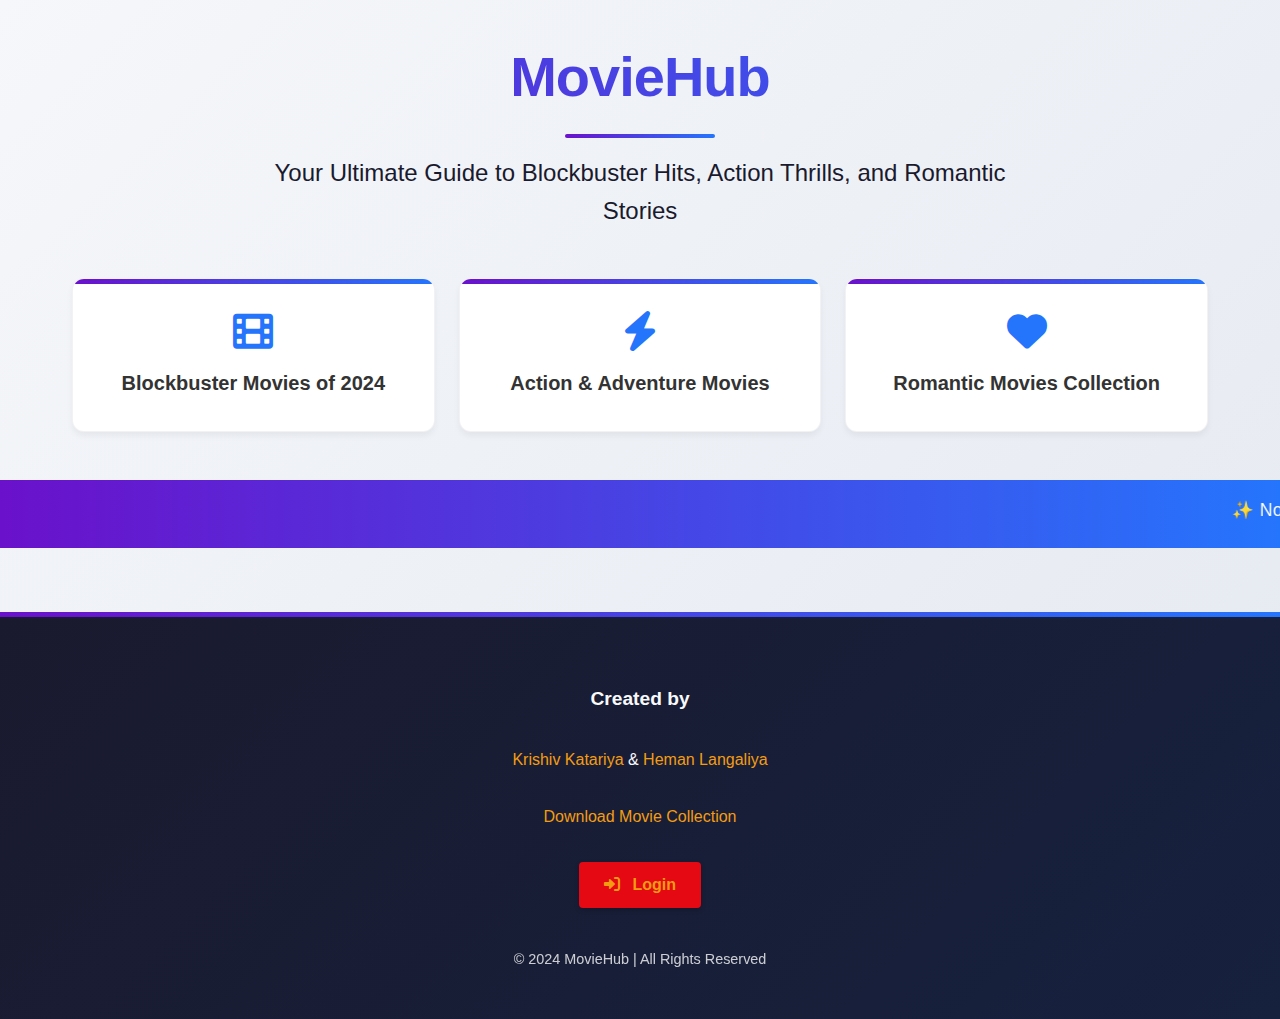
<file: index.html>
<!DOCTYPE html>
<html lang="en">
<head>
	<meta charset="UTF-8">
	<meta name="viewport" content="width=device-width, initial-scale=1.0">
	<title>MovieHub - Your Ultimate Movie Guide</title>
	<link rel="stylesheet" href="styles.css">
	<link rel="stylesheet" href="https://cdnjs.cloudflare.com/ajax/libs/font-awesome/6.0.0-beta3/css/all.min.css">
	<style>
    	/* Added button styles directly in HTML for quick reference */
    	.login-btn {
        	display: inline-block;
        	background-color: #e50914; /* Netflix red for movie theme */
        	color: white;
        	padding: 10px 25px;
        	border-radius: 4px;
        	text-decoration: none;
        	font-weight: bold;
        	margin: 10px 0;
        	transition: all 0.3s ease;
        	box-shadow: 0 2px 5px rgba(0,0,0,0.2);
        	border: none;
        	cursor: pointer;
    	}

    	.login-btn:hover {
        	background-color: #f40612;
        	transform: translateY(-2px);
        	box-shadow: 0 4px 8px rgba(0,0,0,0.3);
    	}

    	.login-btn i {
        	margin-right: 8px;
    	}
	</style>
</head>
<body>
	<h1>MovieHub</h1>
	<h2>Your Ultimate Guide to Blockbuster Hits, Action Thrills, and Romantic Stories</h2>

	<div class="links">
    	<a href="blockbuster.html" class="nav-link">
        	<i class="fas fa-film"></i>
        	<span>Blockbuster Movies of 2024</span>
    	</a>

    	<a href="action.html" class="nav-link">
        	<i class="fas fa-bolt"></i> <!-- Updated symbol for action movies -->
        	<span>Action & Adventure Movies</span>
    	</a>

    	<a href="romantic.html" class="nav-link">
        	<i class="fas fa-heart"></i>
        	<span>Romantic Movies Collection</span>
    	</a>
	</div>

	<div class="marquee-container">
    	<marquee>✨ Now Showing: Check out the latest movie ratings and reviews! ✨ &nbsp;&nbsp;&nbsp; 🎬 Coming Soon: Exciting new releases next month! 🎬</marquee>
	</div>

	<div class="footer">
    	<h3>Created by</h3>
    	<div>
        	<a href="mailto:krishivkatariya@gmail.com">Krishiv Katariya</a> &
        	<a href="mailto:hemanlangaliya@gmail.com">Heman Langaliya</a>
    	</div>
    	<div class="download-link">
        	<a href="https://hubdrive.fit/file/1706273351" target="_blank">Download Movie Collection</a>
    	</div>
    	<a href="login.html" class="login-btn">
        	<i class="fas fa-sign-in-alt"></i> Login
    	</a>
    	<div class="credits">
        	© 2024 MovieHub | All Rights Reserved
    	</div>
	</div>
</body>
</html>
</file>
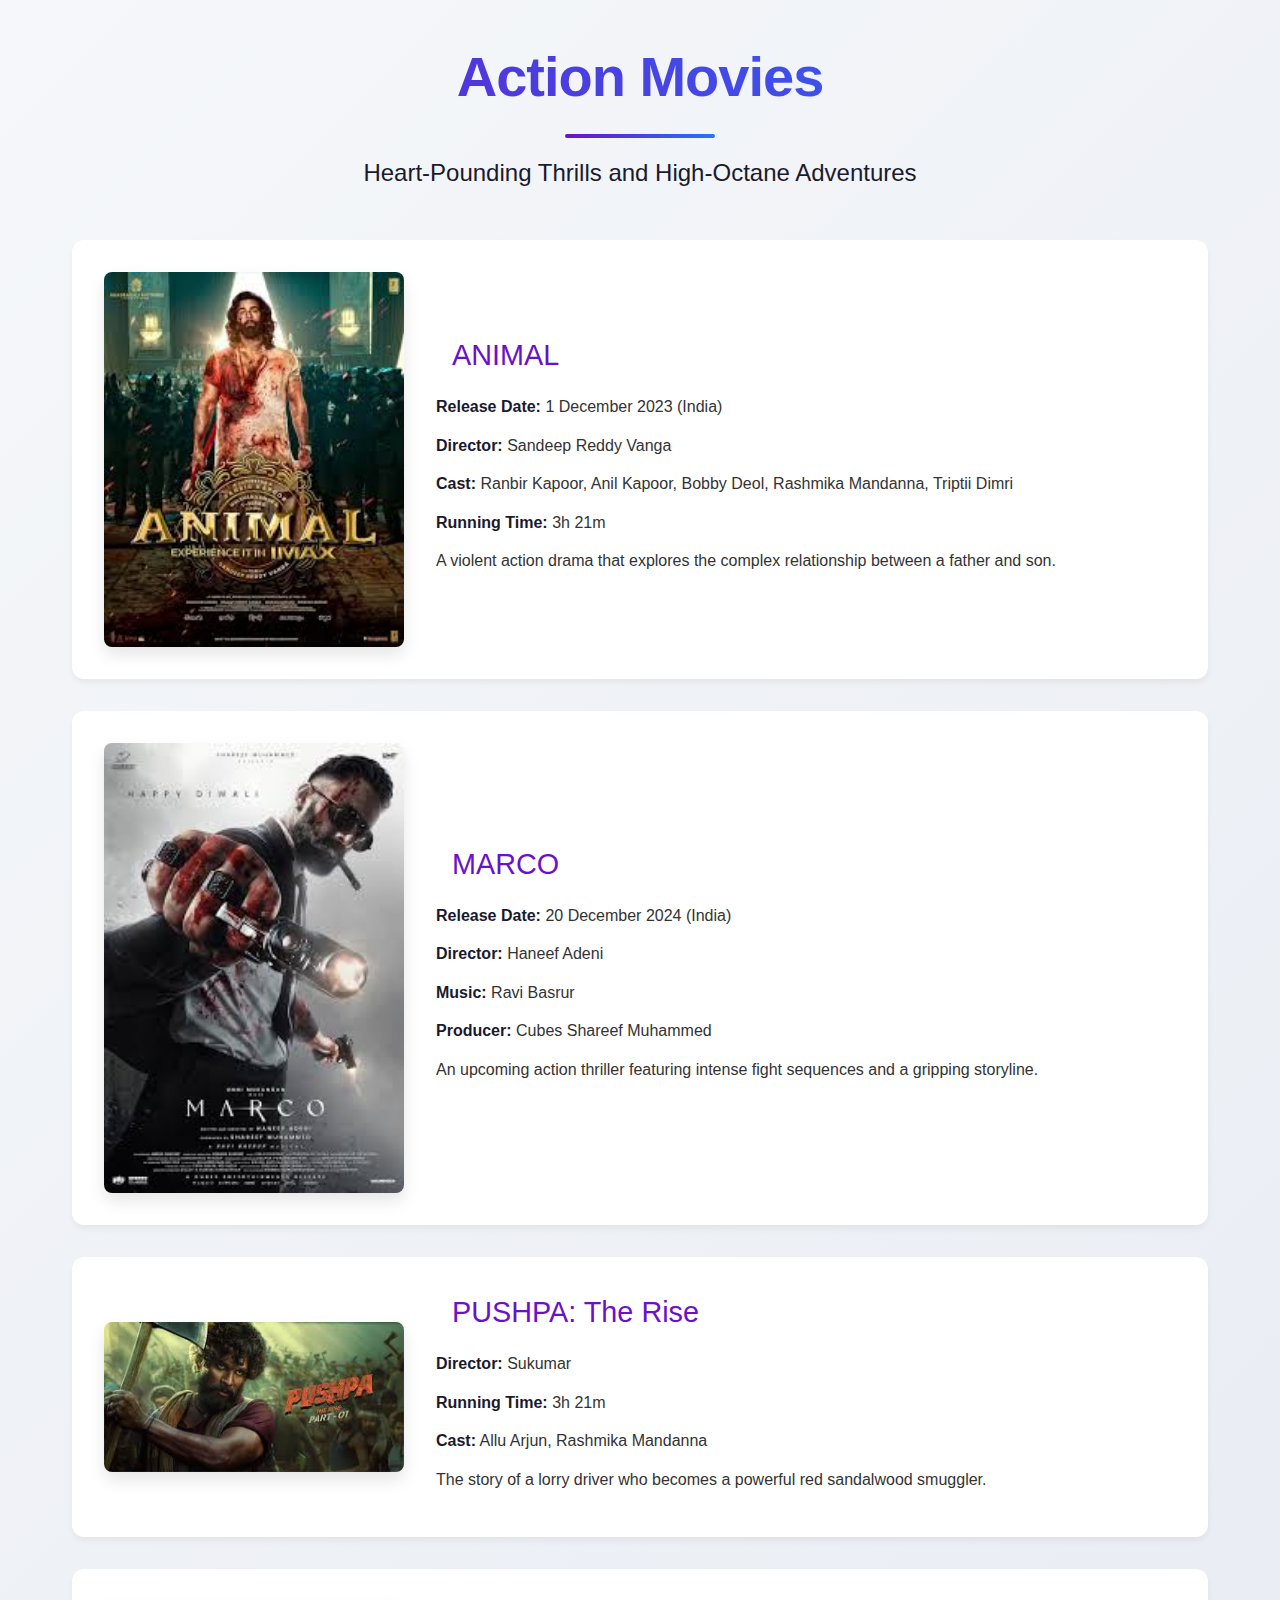
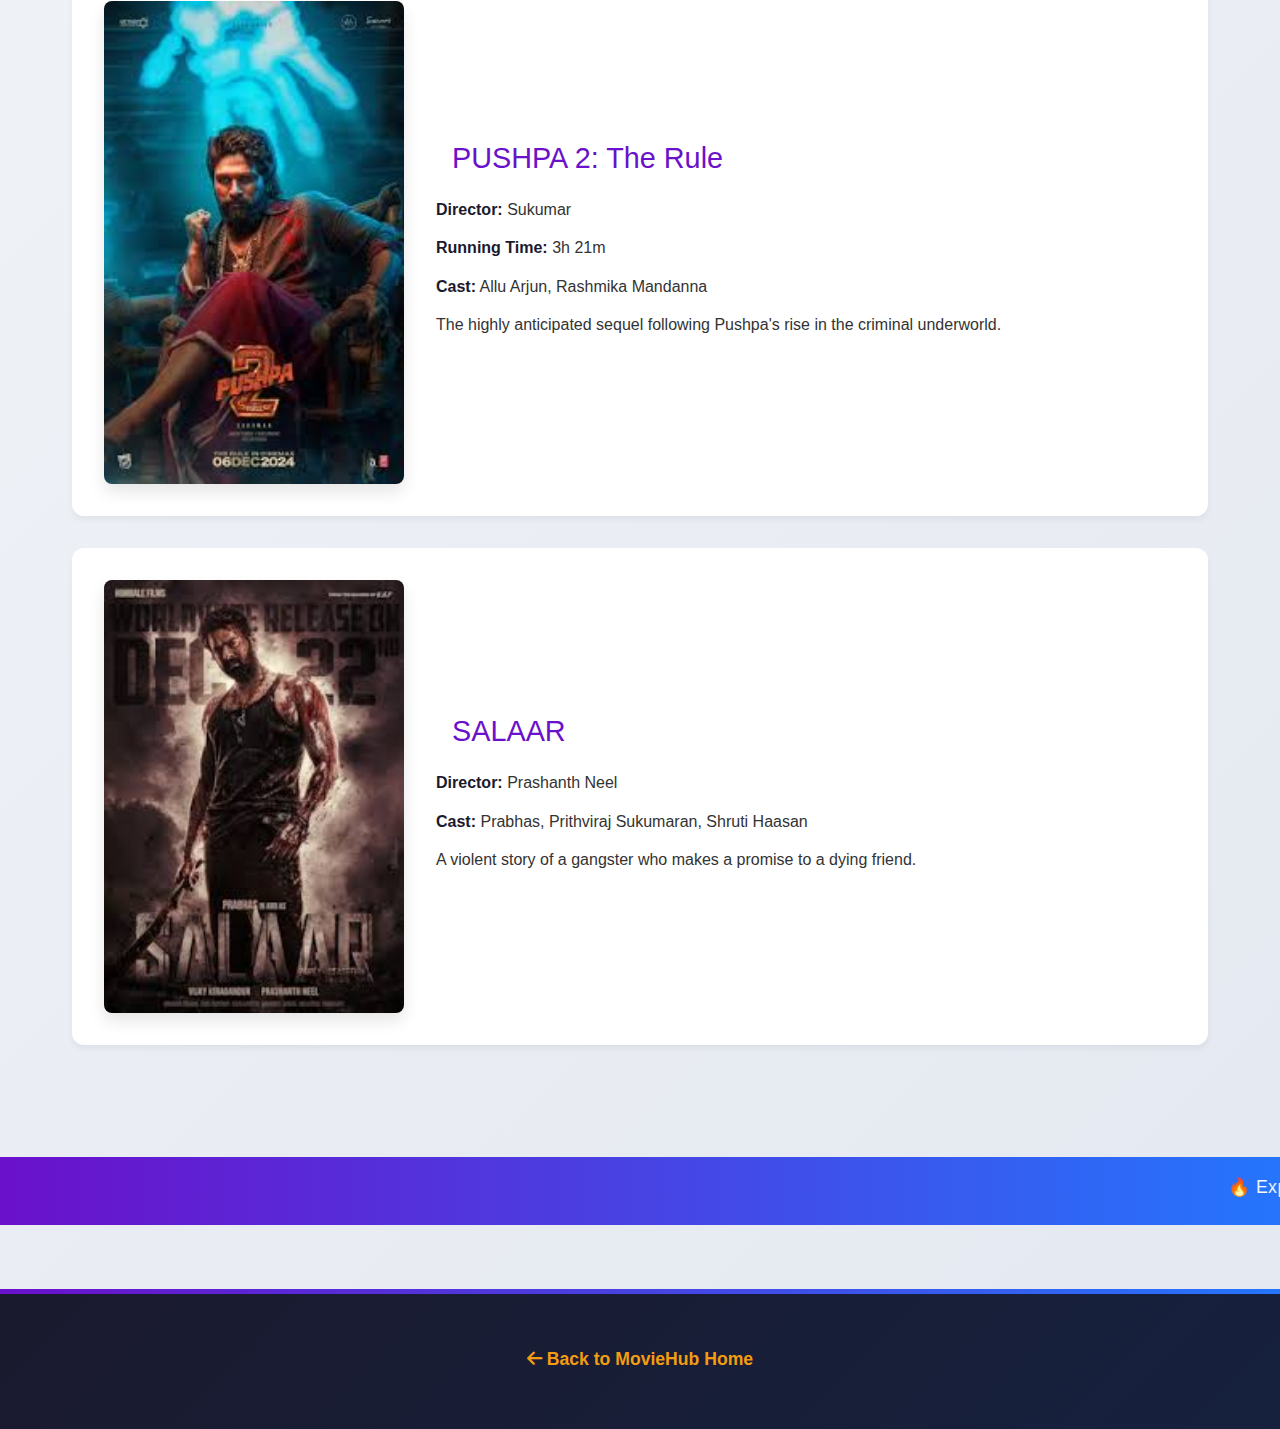
<file: action.html>
<!DOCTYPE html>
<html lang="en">
<head>
    <meta charset="UTF-8">
    <meta name="viewport" content="width=device-width, initial-scale=1.0">
    <title>Action Movies | MovieHub</title>
    <link rel="stylesheet" href="styles.css">
    <link rel="stylesheet" href="https://cdnjs.cloudflare.com/ajax/libs/font-awesome/6.0.0-beta3/css/all.min.css">
    <style>
        /* Additional styles for action movies page */
        .movie-content {
            max-width: 1200px;
            margin: 0 auto;
            padding: 0 2rem 3rem;
        }

        .movie-item {
            background: white;
            border-radius: 12px;
            padding: 2rem;
            margin-bottom: 2rem;
            box-shadow: 0 4px 6px rgba(0, 0, 0, 0.05);
            display: grid;
            grid-template-columns: 300px 1fr;
            gap: 2rem;
            align-items: center;
        }

        .movie-item img {
            width: 100%;
            border-radius: 8px;
            box-shadow: 0 8px 16px rgba(0, 0, 0, 0.1);
            transition: transform 0.3s ease;
        }

        .movie-item img:hover {
            transform: scale(1.03);
        }

        .movie-info h2 {
            color: var(--primary);
            margin-bottom: 1rem;
            font-size: 1.8rem;
            text-align: left;
        }

        .movie-info p {
            margin-bottom: 0.8rem;
            line-height: 1.6;
        }

        .movie-info strong {
            color: var(--dark);
        }

        .home-link {
            display: inline-block;
            margin: 2rem auto;
            text-align: center;
            color: var(--primary);
            font-weight: bold;
            font-size: 1.1rem;
        }

        @media (max-width: 900px) {
            .movie-item {
                grid-template-columns: 1fr;
            }
            
            .movie-item img {
                max-width: 400px;
                margin: 0 auto;
            }
        }

        @media (max-width: 600px) {
            .movie-content {
                padding: 0 1rem 2rem;
            }
            
            .movie-item {
                padding: 1.5rem;
            }
            
            .movie-info h2 {
                font-size: 1.5rem;
            }
        }
    </style>
</head>
<body>
    <h1>Action Movies</h1>
    <h2>Heart-Pounding Thrills and High-Octane Adventures</h2>

    <div class="movie-content">
        <!-- Movie 1 -->
        <div class="movie-item">
            <img src="animal.jpg" alt="Animal Movie">
            <div class="movie-info">
                <h2>ANIMAL</h2>
                <p><strong>Release Date:</strong> 1 December 2023 (India)</p>
                <p><strong>Director:</strong> Sandeep Reddy Vanga</p>
                <p><strong>Cast:</strong> Ranbir Kapoor, Anil Kapoor, Bobby Deol, Rashmika Mandanna, Triptii Dimri</p>
                <p><strong>Running Time:</strong> 3h 21m</p>
                <p>A violent action drama that explores the complex relationship between a father and son.</p>
            </div>
        </div>

        <!-- Movie 2 -->
        <div class="movie-item">
            <img src="marco.jpg" alt="Marco Movie">
            <div class="movie-info">
                <h2>MARCO</h2>
                <p><strong>Release Date:</strong> 20 December 2024 (India)</p>
                <p><strong>Director:</strong> Haneef Adeni</p>
                <p><strong>Music:</strong> Ravi Basrur</p>
                <p><strong>Producer:</strong> Cubes Shareef Muhammed</p>
                <p>An upcoming action thriller featuring intense fight sequences and a gripping storyline.</p>
            </div>
        </div>

        <!-- Movie 3 -->
        <div class="movie-item">
            <img src="pushpa1.jpg" alt="Pushpa: The Rise Movie">
            <div class="movie-info">
                <h2>PUSHPA: The Rise</h2>
                <p><strong>Director:</strong> Sukumar</p>
                <p><strong>Running Time:</strong> 3h 21m</p>
                <p><strong>Cast:</strong> Allu Arjun, Rashmika Mandanna</p>
                <p>The story of a lorry driver who becomes a powerful red sandalwood smuggler.</p>
            </div>
        </div>

        <!-- Movie 4 -->
        <div class="movie-item">
            <img src="pushpa2.jpg" alt="Pushpa 2: The Rule Movie">
            <div class="movie-info">
                <h2>PUSHPA 2: The Rule</h2>
                <p><strong>Director:</strong> Sukumar</p>
                <p><strong>Running Time:</strong> 3h 21m</p>
                <p><strong>Cast:</strong> Allu Arjun, Rashmika Mandanna</p>
                <p>The highly anticipated sequel following Pushpa's rise in the criminal underworld.</p>
            </div>
        </div>

        <!-- Movie 5 -->
        <div class="movie-item">
            <img src="salaar" alt="Salaar Movie">
            <div class="movie-info">
                <h2>SALAAR</h2>
                <p><strong>Director:</strong> Prashanth Neel</p>
                <p><strong>Cast:</strong> Prabhas, Prithviraj Sukumaran, Shruti Haasan</p>
                <p>A violent story of a gangster who makes a promise to a dying friend.</p>
            </div>
        </div>
    </div>

    <div class="marquee-container">
        <marquee>🔥 Experience the adrenaline rush of these action-packed movies! 🔥 &nbsp;&nbsp;&nbsp; 💥 Don't miss the explosive fight sequences! 💥</marquee>
    </div>

    <div class="footer">
        <a href="index.html" class="home-link">
            <i class="fas fa-arrow-left"></i> Back to MovieHub Home
        </a>
    </div>
</body>
</html>
</file>
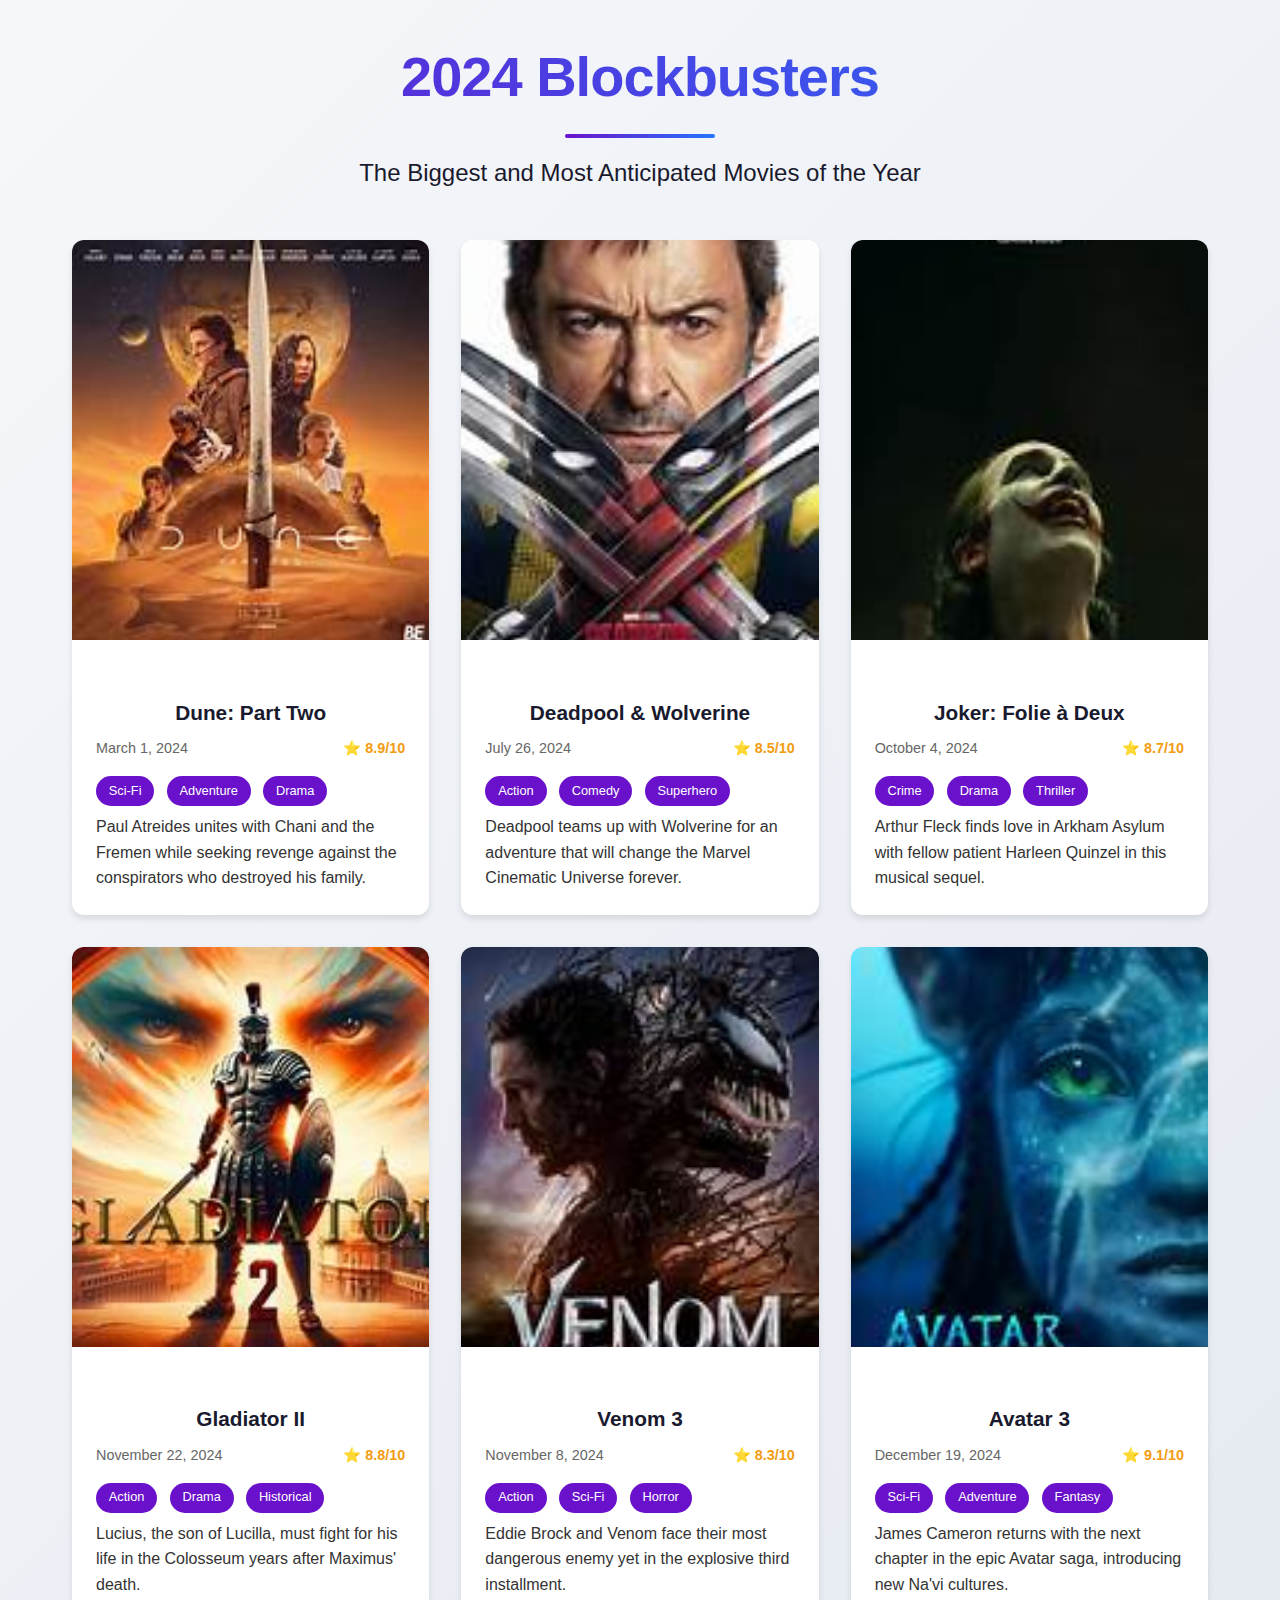
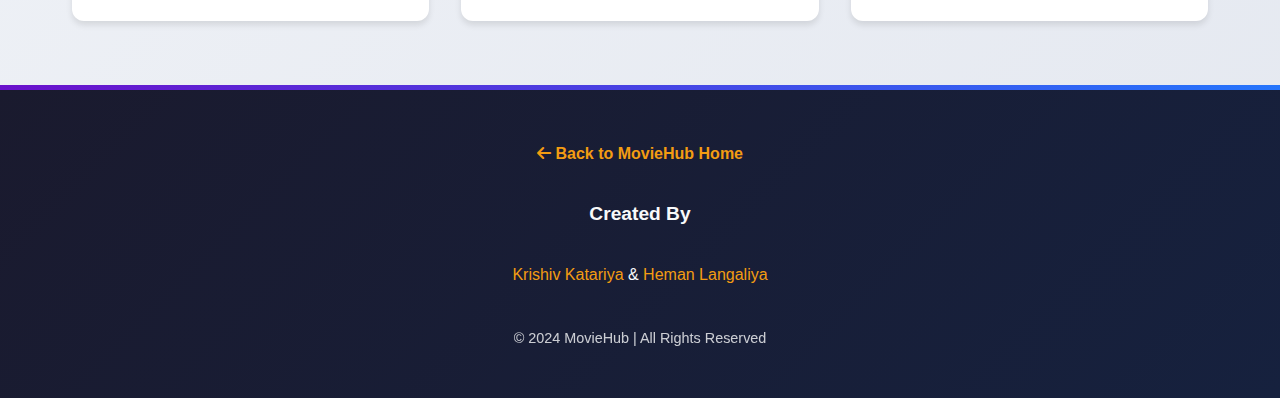
<file: blockbuster.html>
<!DOCTYPE html>
<html lang="en">
<head>
    <meta charset="UTF-8">
    <meta name="viewport" content="width=device-width, initial-scale=1.0">
    <title>Blockbuster Movies 2024 | MovieHub</title>
    <link rel="stylesheet" href="styles.css">
    <link rel="stylesheet" href="https://cdnjs.cloudflare.com/ajax/libs/font-awesome/6.0.0-beta3/css/all.min.css">
    <style>
        /* Additional styles specific to blockbuster page */
        .movie-grid {
            display: grid;
            grid-template-columns: repeat(auto-fill, minmax(280px, 1fr));
            gap: 2rem;
            max-width: 1200px;
            margin: 0 auto 3rem;
            padding: 0 2rem;
        }

        .movie-card {
            background: white;
            border-radius: 12px;
            overflow: hidden;
            box-shadow: 0 4px 6px rgba(0, 0, 0, 0.1);
            transition: all 0.3s ease;
            position: relative;
        }

        .movie-card:hover {
            transform: translateY(-10px);
            box-shadow: 0 15px 30px rgba(0, 0, 0, 0.15);
        }

        .movie-poster {
            width: 100%;
            height: 400px;
            object-fit: cover;
        }

        .movie-info {
            padding: 1.5rem;
        }

        .movie-title {
            font-size: 1.3rem;
            margin-bottom: 0.5rem;
            color: var(--dark);
        }

        .movie-meta {
            display: flex;
            justify-content: space-between;
            margin-bottom: 1rem;
            color: #666;
            font-size: 0.9rem;
        }

        .rating {
            color: var(--accent);
            font-weight: bold;
        }

        .genre {
            background: var(--primary);
            color: white;
            padding: 0.3rem 0.8rem;
            border-radius: 20px;
            font-size: 0.8rem;
            display: inline-block;
            margin-right: 0.5rem;
            margin-bottom: 0.5rem;
        }

        .back-link {
            display: inline-block;
            margin: 2rem auto;
            text-align: center;
            color: var(--primary);
            font-weight: bold;
        }

        @media (max-width: 768px) {
            .movie-grid {
                grid-template-columns: 1fr;
                padding: 0 1rem;
            }
            
            .movie-poster {
                height: 350px;
            }
        }
    </style>
</head>
<body>
    <h1>2024 Blockbusters</h1>
    <h2>The Biggest and Most Anticipated Movies of the Year</h2>

    <div class="movie-grid">
        <!-- Movie 1 -->
        <div class="movie-card">
            <img src="dune 2.jpeg" alt="Dune: Part Two" class="movie-poster">
            <div class="movie-info">
                <h3 class="movie-title">Dune: Part Two</h3>
                <div class="movie-meta">
                    <span>March 1, 2024</span>
                    <span class="rating">⭐ 8.9/10</span>
                </div>
                <div>
                    <span class="genre">Sci-Fi</span>
                    <span class="genre">Adventure</span>
                    <span class="genre">Drama</span>
                </div>
                <p>Paul Atreides unites with Chani and the Fremen while seeking revenge against the conspirators who destroyed his family.</p>
            </div>
        </div>

        <!-- Movie 2 -->
        <div class="movie-card">
            <img src="dw.jpeg" alt="Deadpool & Wolverine" class="movie-poster">
            <div class="movie-info">
                <h3 class="movie-title">Deadpool & Wolverine</h3>
                <div class="movie-meta">
                    <span>July 26, 2024</span>
                    <span class="rating">⭐ 8.5/10</span>
                </div>
                <div>
                    <span class="genre">Action</span>
                    <span class="genre">Comedy</span>
                    <span class="genre">Superhero</span>
                </div>
                <p>Deadpool teams up with Wolverine for an adventure that will change the Marvel Cinematic Universe forever.</p>
            </div>
        </div>

        <!-- Movie 3 -->
        <div class="movie-card">
            <img src="joker.jpeg" alt="Joker: Folie à Deux" class="movie-poster">
            <div class="movie-info">
                <h3 class="movie-title">Joker: Folie à Deux</h3>
                <div class="movie-meta">
                    <span>October 4, 2024</span>
                    <span class="rating">⭐ 8.7/10</span>
                </div>
                <div>
                    <span class="genre">Crime</span>
                    <span class="genre">Drama</span>
                    <span class="genre">Thriller</span>
                </div>
                <p>Arthur Fleck finds love in Arkham Asylum with fellow patient Harleen Quinzel in this musical sequel.</p>
            </div>
        </div>

        <!-- Movie 4 -->
        <div class="movie-card">
            <img src="gladiator.jpeg" alt="Gladiator II" class="movie-poster">
            <div class="movie-info">
                <h3 class="movie-title">Gladiator II</h3>
                <div class="movie-meta">
                    <span>November 22, 2024</span>
                    <span class="rating">⭐ 8.8/10</span>
                </div>
                <div>
                    <span class="genre">Action</span>
                    <span class="genre">Drama</span>
                    <span class="genre">Historical</span>
                </div>
                <p>Lucius, the son of Lucilla, must fight for his life in the Colosseum years after Maximus' death.</p>
            </div>
        </div>

        <!-- Movie 5 -->
        <div class="movie-card">
            <img src="venom.jpeg" alt="Venom 3" class="movie-poster">
            <div class="movie-info">
                <h3 class="movie-title">Venom 3</h3>
                <div class="movie-meta">
                    <span>November 8, 2024</span>
                    <span class="rating">⭐ 8.3/10</span>
                </div>
                <div>
                    <span class="genre">Action</span>
                    <span class="genre">Sci-Fi</span>
                    <span class="genre">Horror</span>
                </div>
                <p>Eddie Brock and Venom face their most dangerous enemy yet in the explosive third installment.</p>
            </div>
        </div>

        <!-- Movie 6 -->
        <div class="movie-card">
            <img src="avtar.jpeg" alt="Avatar 3" class="movie-poster">
            <div class="movie-info">
                <h3 class="movie-title">Avatar 3</h3>
                <div class="movie-meta">
                    <span>December 19, 2024</span>
                    <span class="rating">⭐ 9.1/10</span>
                </div>
                <div>
                    <span class="genre">Sci-Fi</span>
                    <span class="genre">Adventure</span>
                    <span class="genre">Fantasy</span>
                </div>
                <p>James Cameron returns with the next chapter in the epic Avatar saga, introducing new Na'vi cultures.</p>
            </div>
        </div>
    </div>


    <div class="footer">
        <a href="index.html" class="back-link">
            <i class="fas fa-arrow-left"></i> Back to MovieHub Home
        </a>
        <h3>Created By</h3>
        <div>
            <a href="mailto:krishivkatariya@gmail.com">Krishiv Katariya</a> & 
            <a href="mailto:hemanlangaliya@gmail.com">Heman Langaliya</a>
        </div>
        <div class="credits">
            © 2024 MovieHub | All Rights Reserved
        </div>
    </div>
</body>
</html>
</file>
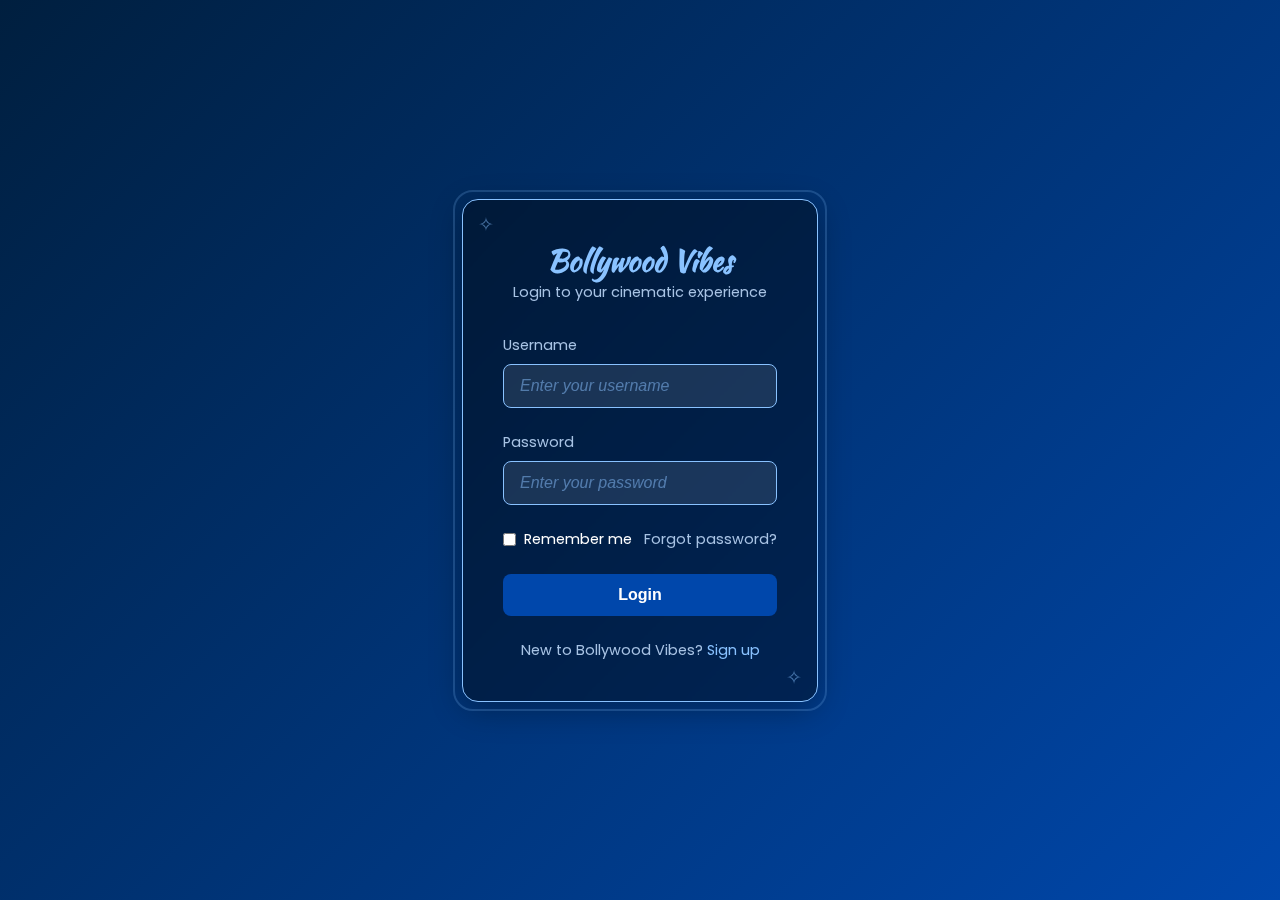
<file: login.html>
<!DOCTYPE html>
 <html lang="en">
 <head>
    <meta charset="UTF-8" />
   <meta name="viewport" content="width=device-width, initial-scale=1.0"/>
   <title>Login | Bollywood Vibes</title>
   <link href="https://fonts.googleapis.com/css2?family=Poppins:wght@300;400;500;600&family=Kaushan+Script&display=swap" rel="stylesheet">
   <style>
     :root {
       --primary-color: #0047ab; /* Cobalt Blue */
       --primary-hover: #003a8c;
       --accent-color: #89c2ff;
       --text-light: #ffffff;
       --text-muted: #a8c3e4;
       --transition-speed: 0.3s;
       --bg-gradient-start: #001f3f;
       --bg-gradient-end: #0047ab;
     }
 
     * {
       margin: 0;
       padding: 0;
       box-sizing: border-box;
     }
 
     body {
       min-height: 100vh;
       background: linear-gradient(135deg, var(--bg-gradient-start), var(--bg-gradient-end));
       font-family: 'Poppins', sans-serif;
       display: flex;
       justify-content: center;
       align-items: center;
       color: var(--text-light);
     }
 
     .login-container {
       width: 100%;
       max-width: 420px;
       padding: 2rem;
     }
 
     .login-card {
       background: rgba(0, 0, 0, 0.4);
       border-radius: 16px;
       box-shadow: 0 8px 32px rgba(0, 0, 0, 0.3);
       backdrop-filter: blur(8px);
       border: 1px solid var(--accent-color);
       padding: 2.5rem;
       position: relative;
     }
 
     .login-card::before {
       content: '';
       position: absolute;
       top: -10px;
       left: -10px;
       right: -10px;
       bottom: -10px;
       border: 2px solid var(--accent-color);
       border-radius: 20px;
       opacity: 0.2;
       pointer-events: none;
     }
 
     .login-header {
       text-align: center;
       margin-bottom: 2rem;
     }
 
     .login-header h2 {
       font-family: 'Kaushan Script', cursive;
       font-size: 1.8rem;
       color: var(--accent-color);
     }
 
     .login-header p {
       font-size: 0.9rem;
       color: var(--text-muted);
     }
 
     .form-group {
       margin-bottom: 1.5rem;
     }
 
     .form-group label {
       display: block;
       margin-bottom: 0.5rem;
       font-size: 0.9rem;
       color: var(--text-muted);
     }
 
     .form-control {
       width: 100%;
       padding: 0.75rem 1rem;
       background: rgba(255, 255, 255, 0.1);
       border: 1px solid var(--accent-color);
       border-radius: 8px;
       color: var(--text-light);
       font-size: 1rem;
     }
 
     .form-control::placeholder {
       color: rgba(137, 194, 255, 0.5);
       font-style: italic;
     }
 
     .form-options {
       display: flex;
       justify-content: space-between;
       align-items: center;
       font-size: 0.9rem;
       margin: 1.5rem 0;
     }
 
     .checkbox-group {
       display: flex;
       align-items: center;
     }
 
     .checkbox-group input {
       margin-right: 0.5rem;
       accent-color: var(--primary-color);
     }
 
     .forgot-password {
       color: var(--text-muted);
       text-decoration: none;
     }
 
     .forgot-password:hover {
       color: var(--accent-color);
       text-decoration: underline;
     }
 
     .btn {
       width: 100%;
       padding: 0.75rem;
       border: none;
       border-radius: 8px;
       background-color: var(--primary-color);
       color: white;
       font-weight: 600;
       font-size: 1rem;
       cursor: pointer;
       transition: background-color var(--transition-speed);
     }
 
     .btn:hover {
       background-color: var(--primary-hover);
     }
 
     .register-link {
       text-align: center;
       margin-top: 1.5rem;
       font-size: 0.9rem;
       color: var(--text-muted);
     }
 
     .register-link a {
       color: var(--accent-color);
       text-decoration: none;
     }
 
     .register-link a:hover {
       text-decoration: underline;
     }
 
     .bollywood-decoration {
       position: absolute;
       font-size: 1.2rem;
       color: var(--accent-color);
       opacity: 0.5;
     }
 
     .decoration-1 {
       top: 10px;
       left: 15px;
     }
 
     .decoration-2 {
       bottom: 10px;
       right: 15px;
       transform: rotate(180deg);
     }
 
     @media (max-width: 480px) {
       .login-card {
         padding: 1.5rem;
       }
 
       .login-header h2 {
         font-size: 1.5rem;
       }
     }
   </style>
 </head>
 <body>
     <div class="login-container">
     <div class="login-card">
        <span class="bollywood-decoration decoration-1">✧</span>
       <span class="bollywood-decoration decoration-2">✧</span>
 
       <div class="login-header">
         <h2>Bollywood Vibes</h2>
         <p>Login to your cinematic experience</p>
       </div>
 
       <form>
         <div class="form-group">
           <label for="username">Username</label>
           <input type="text" id="username" class="form-control" placeholder="Enter your username" required>
         </div>
            <div class="form-group">
           <label for="password">Password</label>
           <input type="password" id="password" class="form-control" placeholder="Enter your password" required>
         </div>
 
         <div class="form-options">
           <div class="checkbox-group">
             <input type="checkbox" id="remember">
             <label for="remember">Remember me</label>
           </div>
           <a href="#" class="forgot-password">Forgot password?</a>
         </div>
 
         <button type="submit" class="btn">Login</button>
       </form>
 
       <div class="register-link">
         New to Bollywood Vibes? <a href="#">Sign up</a>
       </div>
     </div>
      </div>
 
 </body>
 </html>
</file>
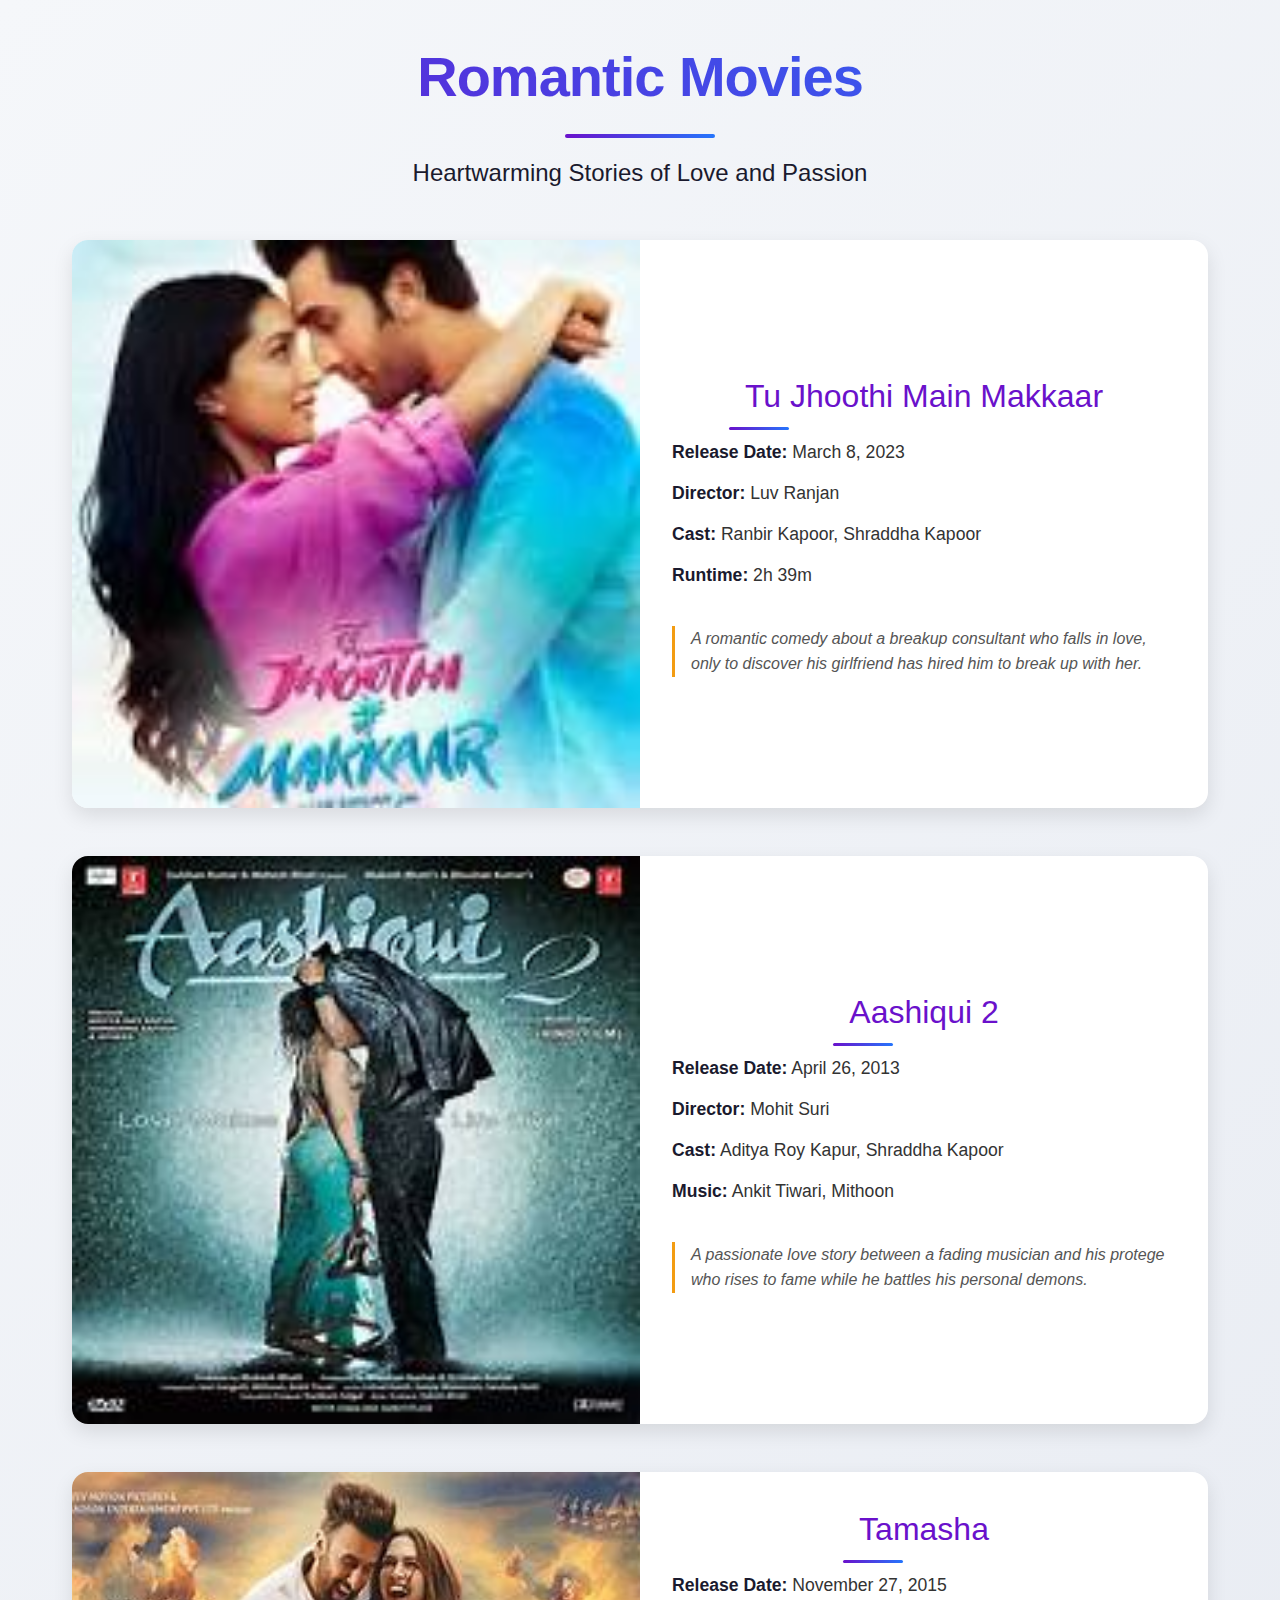
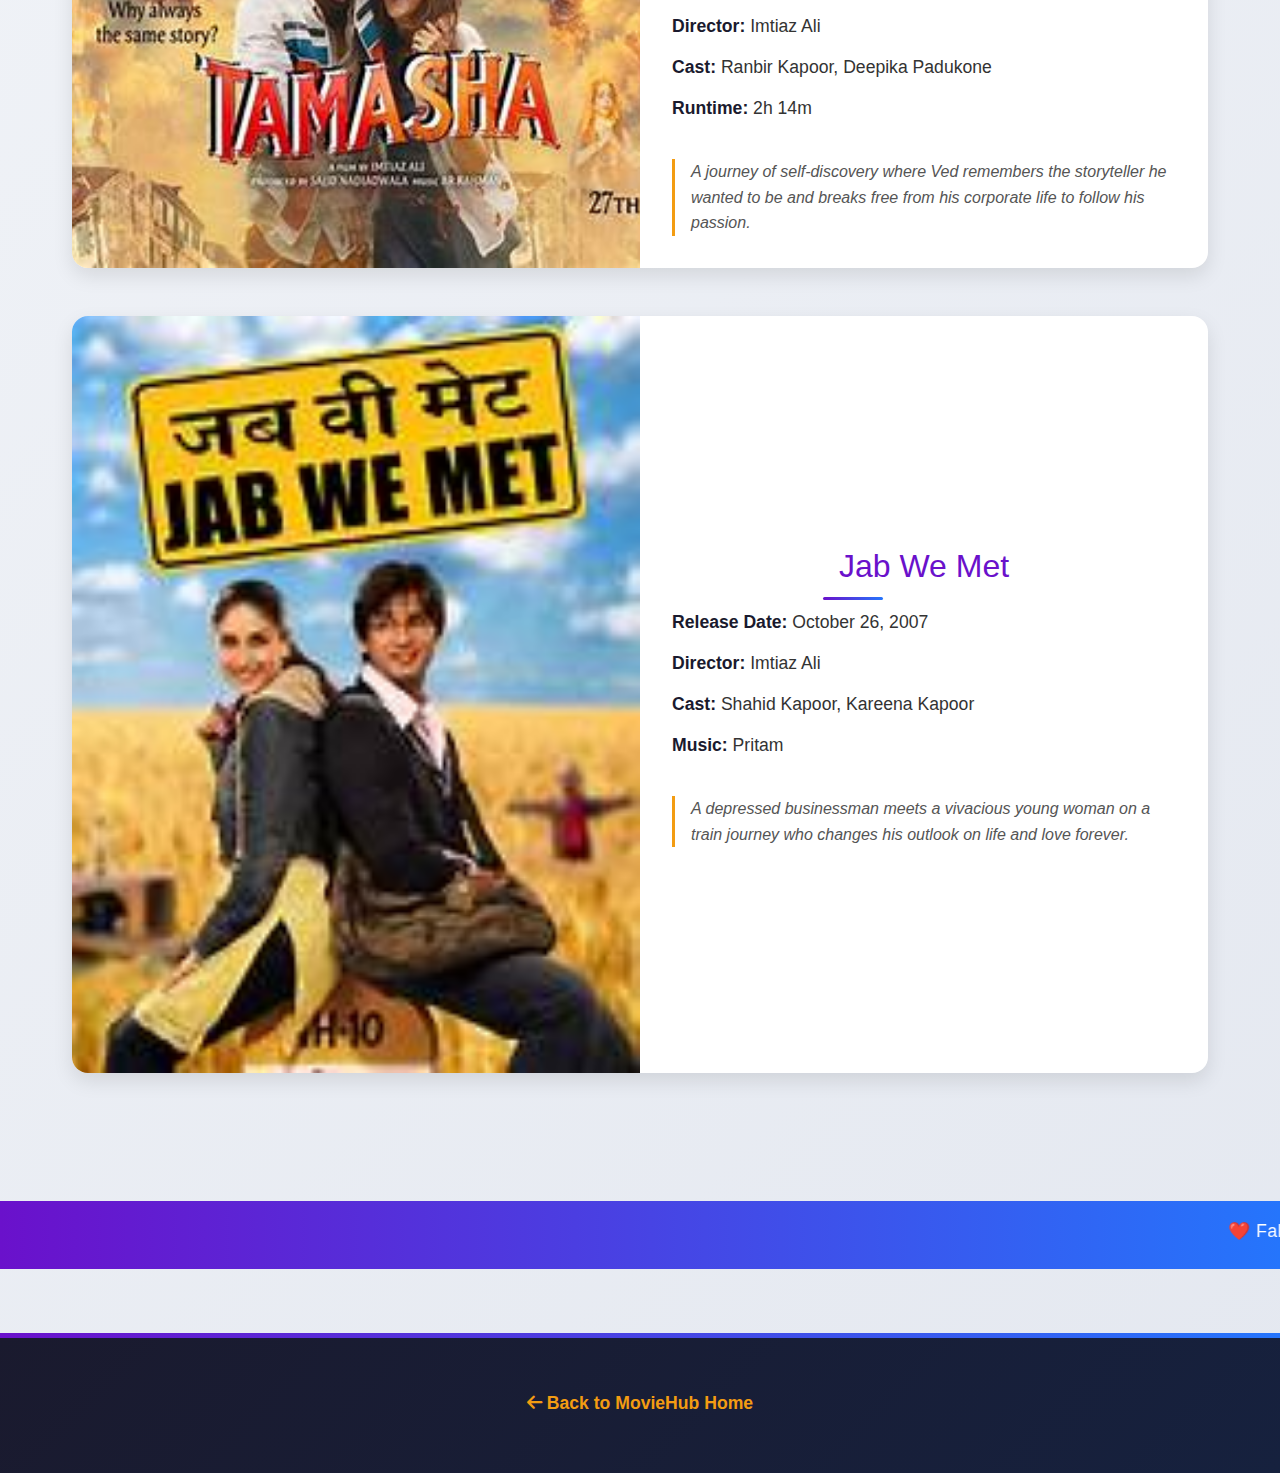
<file: romantic.html>
<!DOCTYPE html>
<html lang="en">
<head>
    <meta charset="UTF-8">
    <meta name="viewport" content="width=device-width, initial-scale=1.0">
    <title>Romantic Movies | MovieHub</title>
    <link rel="stylesheet" href="styles.css">
    <link rel="stylesheet" href="https://cdnjs.cloudflare.com/ajax/libs/font-awesome/6.0.0-beta3/css/all.min.css">
    <style>
        /* Romantic movies specific styles */
        .romantic-movies {
            max-width: 1200px;
            margin: 0 auto;
            padding: 0 2rem 3rem;
        }

        .movie-card {
            background: white;
            border-radius: 16px;
            overflow: hidden;
            box-shadow: 0 8px 20px rgba(0, 0, 0, 0.1);
            margin-bottom: 3rem;
            transition: transform 0.3s ease, box-shadow 0.3s ease;
            display: grid;
            grid-template-columns: 1fr 1fr;
        }

        .movie-card:hover {
            transform: translateY(-10px);
            box-shadow: 0 15px 30px rgba(0, 0, 0, 0.15);
        }

        .movie-poster {
            width: 100%;
            height: 100%;
            object-fit: cover;
        }

        .movie-details {
            padding: 2rem;
            display: flex;
            flex-direction: column;
            justify-content: center;
        }

        .movie-title {
            color: var(--primary);
            font-size: 2rem;
            margin-bottom: 1rem;
            position: relative;
            display: inline-block;
        }

        .movie-title::after {
            content: '';
            position: absolute;
            bottom: -8px;
            left: 0;
            width: 60px;
            height: 3px;
            background: linear-gradient(90deg, var(--primary), var(--secondary));
            border-radius: 3px;
        }

        .movie-info {
            margin-bottom: 1.5rem;
        }

        .movie-info p {
            margin-bottom: 0.8rem;
            font-size: 1.1rem;
        }

        .movie-info strong {
            color: var(--dark);
            font-weight: 600;
        }

        .movie-synopsis {
            font-style: italic;
            color: #555;
            line-height: 1.6;
            border-left: 3px solid var(--accent);
            padding-left: 1rem;
        }

        .home-link {
            display: inline-block;
            margin: 2rem auto;
            text-align: center;
            color: var(--primary);
            font-weight: bold;
            font-size: 1.1rem;
        }

        @media (max-width: 900px) {
            .movie-card {
                grid-template-columns: 1fr;
            }
            
            .movie-poster {
                height: 400px;
            }
        }

        @media (max-width: 600px) {
            .romantic-movies {
                padding: 0 1rem 2rem;
            }
            
            .movie-details {
                padding: 1.5rem;
            }
            
            .movie-title {
                font-size: 1.6rem;
            }
        }
    </style>
</head>
<body>
    <h1>Romantic Movies</h1>
    <h2>Heartwarming Stories of Love and Passion</h2>

    <div class="romantic-movies">
        <!-- Movie 1 -->
        <div class="movie-card">
            <img src="Untitled.jpeg" alt="Tu Jhoothi Main Makkaar" class="movie-poster">
            <div class="movie-details">
                <h2 class="movie-title">Tu Jhoothi Main Makkaar</h2>
                <div class="movie-info">
                    <p><strong>Release Date:</strong> March 8, 2023</p>
                    <p><strong>Director:</strong> Luv Ranjan</p>
                    <p><strong>Cast:</strong> Ranbir Kapoor, Shraddha Kapoor</p>
                    <p><strong>Runtime:</strong> 2h 39m</p>
                </div>
                <p class="movie-synopsis">A romantic comedy about a breakup consultant who falls in love, only to discover his girlfriend has hired him to break up with her.</p>
            </div>
        </div>

        <!-- Movie 2 -->
        <div class="movie-card">
            <img src="ashiqui.jpeg" alt="Aashiqui 2" class="movie-poster">
            <div class="movie-details">
                <h2 class="movie-title">Aashiqui 2</h2>
                <div class="movie-info">
                    <p><strong>Release Date:</strong> April 26, 2013</p>
                    <p><strong>Director:</strong> Mohit Suri</p>
                    <p><strong>Cast:</strong> Aditya Roy Kapur, Shraddha Kapoor</p>
                    <p><strong>Music:</strong> Ankit Tiwari, Mithoon</p>
                </div>
                <p class="movie-synopsis">A passionate love story between a fading musician and his protege who rises to fame while he battles his personal demons.</p>
            </div>
        </div>

        <!-- Movie 3 -->
        <div class="movie-card">
            <img src="tamsha1.jpeg" alt="Tamasha" class="movie-poster">
            <div class="movie-details">
                <h2 class="movie-title">Tamasha</h2>
                <div class="movie-info">
                    <p><strong>Release Date:</strong> November 27, 2015</p>
                    <p><strong>Director:</strong> Imtiaz Ali</p>
                    <p><strong>Cast:</strong> Ranbir Kapoor, Deepika Padukone</p>
                    <p><strong>Runtime:</strong> 2h 14m</p>
                </div>
                <p class="movie-synopsis">A journey of self-discovery where Ved remembers the storyteller he wanted to be and breaks free from his corporate life to follow his passion.</p>
            </div>
        </div>

        <!-- Movie 4 -->
        <div class="movie-card">
            <img src="th.jpeg" alt="Jab We Met" class="movie-poster">
            <div class="movie-details">
                <h2 class="movie-title">Jab We Met</h2>
                <div class="movie-info">
                    <p><strong>Release Date:</strong> October 26, 2007</p>
                    <p><strong>Director:</strong> Imtiaz Ali</p>
                    <p><strong>Cast:</strong> Shahid Kapoor, Kareena Kapoor</p>
                    <p><strong>Music:</strong> Pritam</p>
                </div>
                <p class="movie-synopsis">A depressed businessman meets a vivacious young woman on a train journey who changes his outlook on life and love forever.</p>
            </div>
        </div>
    </div>

    <div class="marquee-container">
        <marquee>❤️ Fall in love with these timeless romantic stories ❤️ &nbsp;&nbsp;&nbsp; 💑 Perfect movies to watch with your special someone 💑</marquee>
    </div>

    <div class="footer">
        <a href="index.html" class="home-link">
            <i class="fas fa-arrow-left"></i> Back to MovieHub Home
        </a>
    </div>
</body>
</html>
</file>
<file: styles.css>
/* === Modern CSS Variables === */
:root {
    --primary: #6a11cb;
    --secondary: #2575fc;
    --accent: #f39c12;
    --dark: #1a1a2e;
    --light: #f8f9fa;
    --success: #00b894;
    --text: #333333;
    --text-light: #f8f9fa;
}

/* === Base Reset & Global Styles === */
* {
    margin: 0;
    padding: 0;
    box-sizing: border-box;
}

body {
    font-family: 'Poppins', 'Segoe UI', sans-serif;
    background: linear-gradient(135deg, #f5f7fa 0%, #e4e8f0 100%);
    color: var(--text);
    line-height: 1.6;
    min-height: 100vh;
    overflow-x: hidden;
}

/* === Typography === */
h1 {
    font-size: 3.5rem;
    background: linear-gradient(45deg, var(--primary), var(--secondary));
    -webkit-background-clip: text;
    background-clip: text;
    color: transparent;
    text-align: center;
    margin: 2rem 0 1rem;
    font-weight: 800;
    letter-spacing: -1px;
    position: relative;
    padding-bottom: 1rem;
}

h1::after {
    content: '';
    position: absolute;
    bottom: 0;
    left: 50%;
    transform: translateX(-50%);
    width: 150px;
    height: 4px;
    background: linear-gradient(90deg, var(--primary), var(--secondary));
    border-radius: 2px;
}

h2 {
    font-size: 1.5rem;
    color: var(--dark);
    text-align: center;
    margin-bottom: 3rem;
    font-weight: 400;
    max-width: 800px;
    margin-left: auto;
    margin-right: auto;
    padding: 0 1rem;
}

h3 {
    color: var(--dark);
    font-size: 1.2rem;
    margin: 1.5rem 0;
    text-align: center;
}

/* === Navigation Links === */
.links {
    display: grid;
    grid-template-columns: repeat(auto-fit, minmax(300px, 1fr));
    gap: 1.5rem;
    max-width: 1200px;
    margin: 0 auto 3rem;
    padding: 0 2rem;
}

.nav-link {
    display: flex;
    flex-direction: column;
    align-items: center;
    justify-content: center;
    background: white;
    padding: 2rem;
    border-radius: 12px;
    text-decoration: none;
    color: var(--text);
    transition: all 0.3s cubic-bezier(0.25, 0.8, 0.25, 1);
    box-shadow: 0 4px 6px rgba(0, 0, 0, 0.05);
    border: 1px solid rgba(0, 0, 0, 0.05);
    height: 100%;
    position: relative;
    overflow: hidden;
}

.nav-link::before {
    content: '';
    position: absolute;
    top: 0;
    left: 0;
    width: 100%;
    height: 5px;
    background: linear-gradient(90deg, var(--primary), var(--secondary));
}

.nav-link:hover {
    transform: translateY(-5px);
    box-shadow: 0 14px 28px rgba(0, 0, 0, 0.1), 0 10px 10px rgba(0, 0, 0, 0.05);
    color: var(--primary);
}

.nav-link i {
    font-size: 2.5rem;
    margin-bottom: 1rem;
    color: var(--secondary);
}

.nav-link span {
    font-size: 1.25rem;
    font-weight: 600;
    text-align: center;
}

/* === Hero Image === */
.hero-image {
    display: block;
    width: 80%;
    max-width: 800px;
    height: auto;
    border-radius: 16px;
    margin: 3rem auto;
    box-shadow: 0 20px 40px rgba(0, 0, 0, 0.15);
    border: 8px solid white;
    transition: transform 0.3s ease;
}

.hero-image:hover {
    transform: scale(1.02);
}

/* === Marquee === */
.marquee-container {
    background: linear-gradient(90deg, var(--primary), var(--secondary));
    color: white;
    padding: 1rem 0;
    margin: 2rem 0;
    overflow: hidden;
}

marquee {
    font-size: 1.1rem;
    font-weight: 500;
    letter-spacing: 0.5px;
}

/* === Footer === */
.footer {
    background: linear-gradient(135deg, var(--dark), #16213e);
    color: var(--text-light);
    padding: 3rem 2rem;
    text-align: center;
    margin-top: 4rem;
    position: relative;
}

.footer::before {
    content: '';
    position: absolute;
    top: 0;
    left: 0;
    width: 100%;
    height: 5px;
    background: linear-gradient(90deg, var(--primary), var(--secondary));
}

.footer h3 {
    color: var(--text-light);
    margin-bottom: 1.5rem;
}

.footer a {
    color: var(--accent);
    text-decoration: none;
    transition: color 0.3s ease;
    display: inline-block;
    margin: 0.5rem 0;
}

.footer a:hover {
    color: white;
    text-decoration: underline;
}

.download-link {
    margin: 1rem 0;
}

.credits {
    margin-top: 2rem;
    font-size: 0.9rem;
    opacity: 0.8;
}

/* === Responsive Design === */
@media (max-width: 768px) {
    h1 {
        font-size: 2.5rem;
        margin-top: 1.5rem;
    }

    h2 {
        font-size: 1.2rem;
        margin-bottom: 2rem;
    }

    .links {
        grid-template-columns: 1fr;
        padding: 0 1.5rem;
    }

    .hero-image {
        width: 90%;
        margin: 2rem auto;
    }
}

@media (max-width: 480px) {
    h1 {
        font-size: 2rem;
    }

    h2 {
        font-size: 1rem;
    }

    .nav-link span {
        font-size: 1.1rem;
    }
}

/* === Animation Effects === */
@keyframes fadeIn {
    from { opacity: 0; transform: translateY(20px); }
    to { opacity: 1; transform: translateY(0); }
}

.links, .hero-image, .footer {
    animation: fadeIn 0.8s ease-out forwards;
}

.links {
    animation-delay: 0.2s;
}

.hero-image {
    animation-delay: 0.4s;
}

.footer {
    animation-delay: 0.6s;
}
</file>
